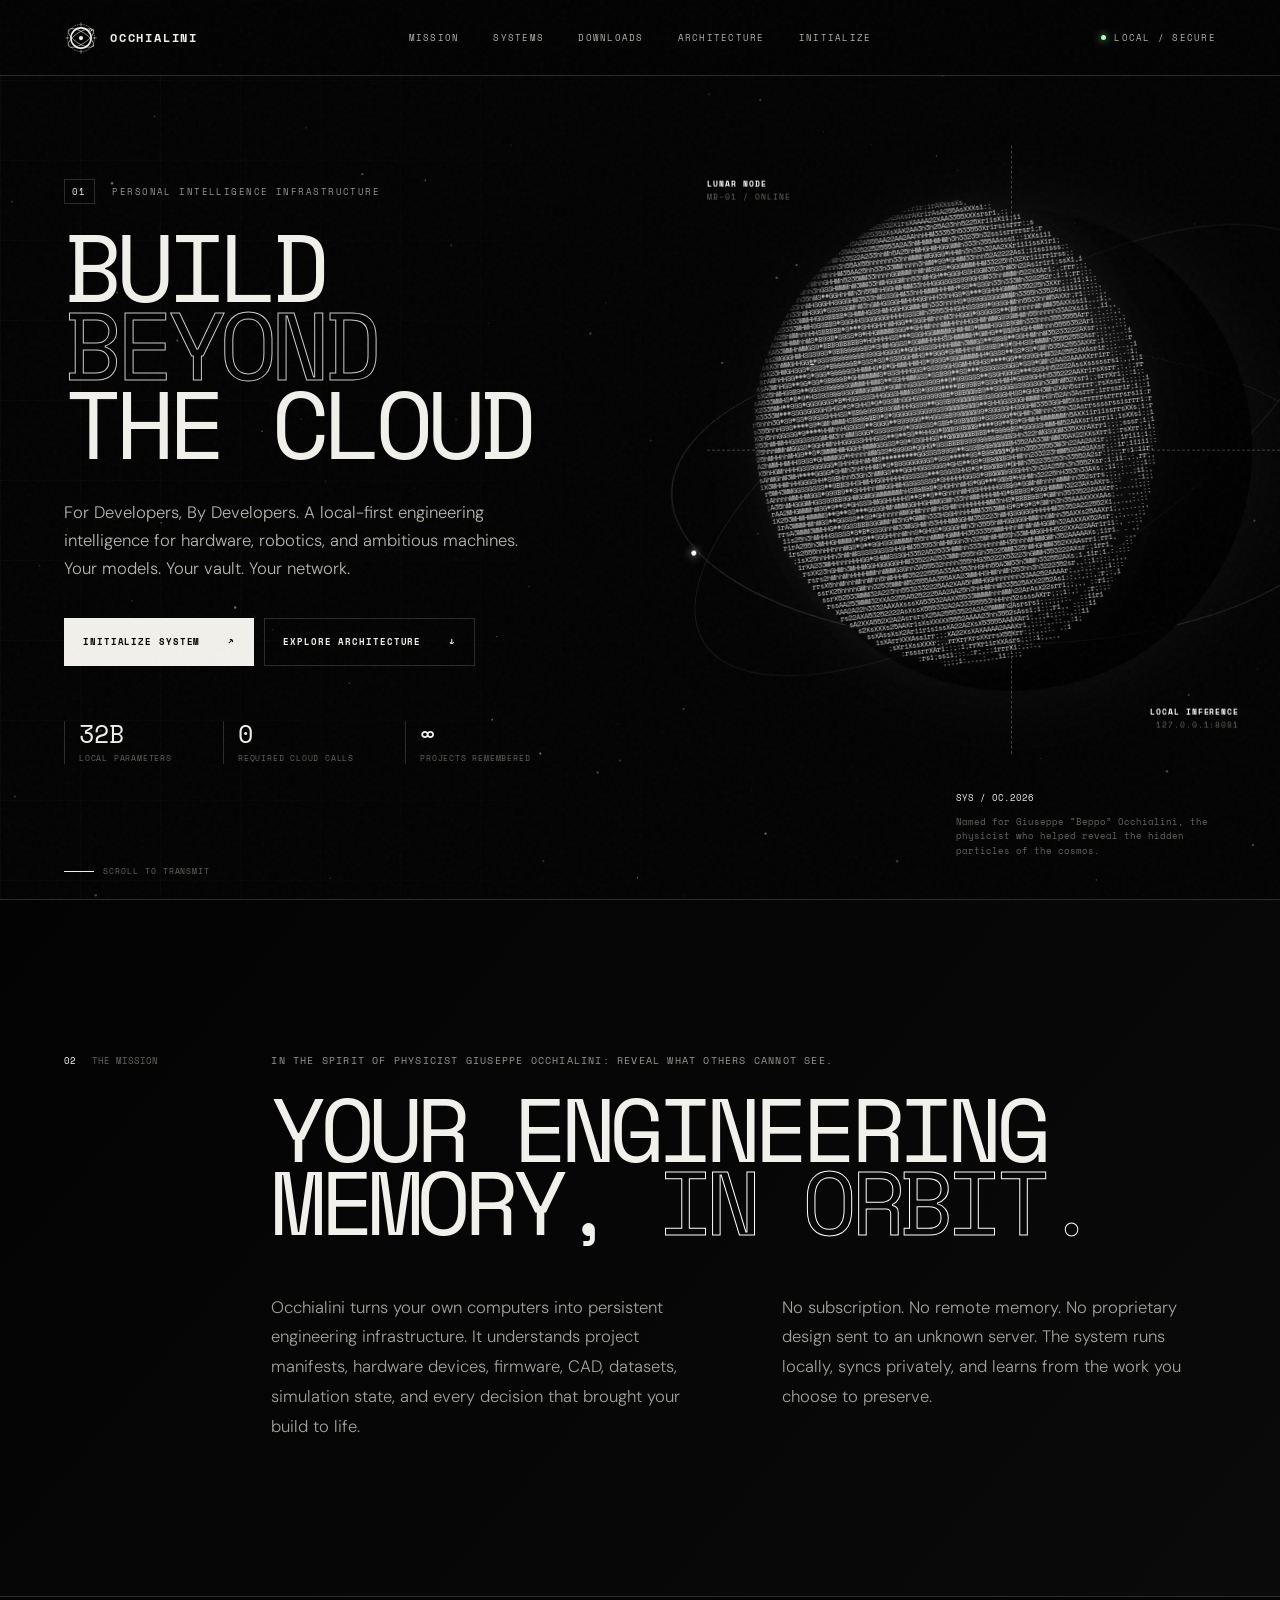
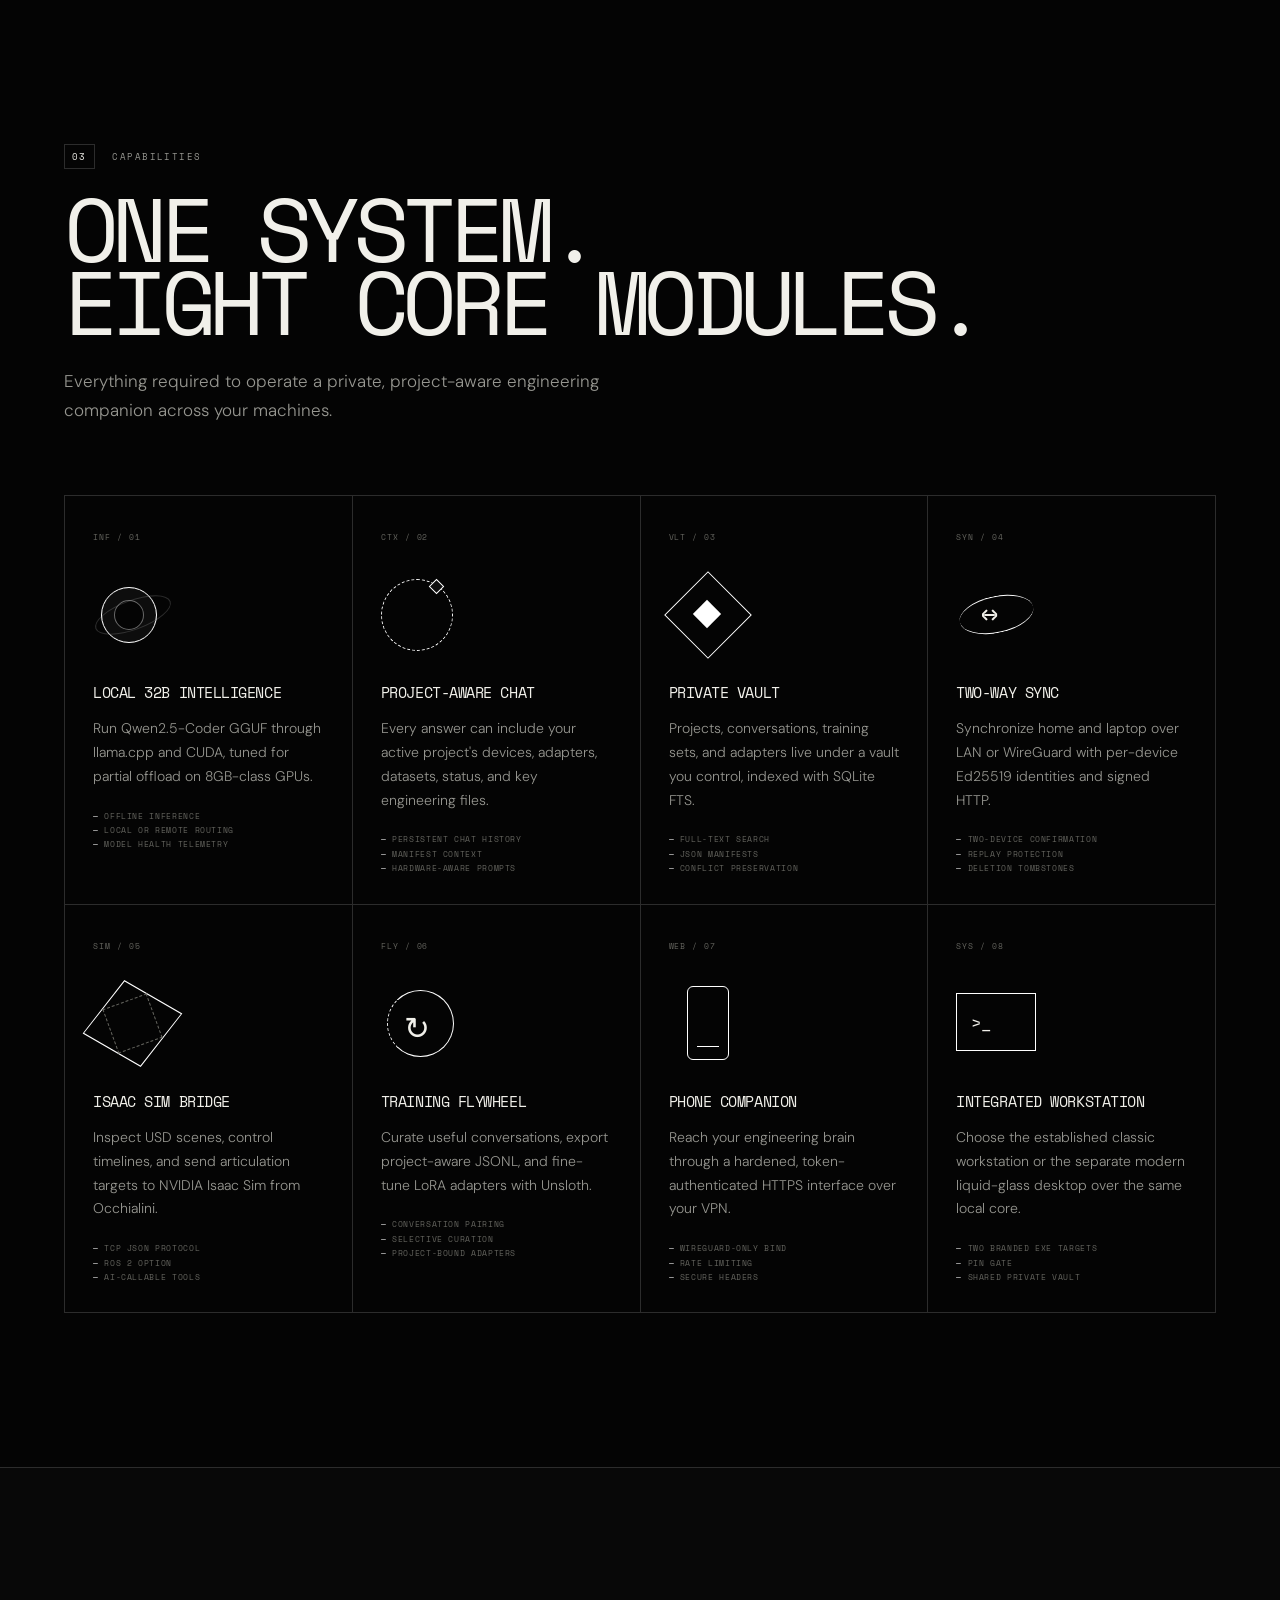
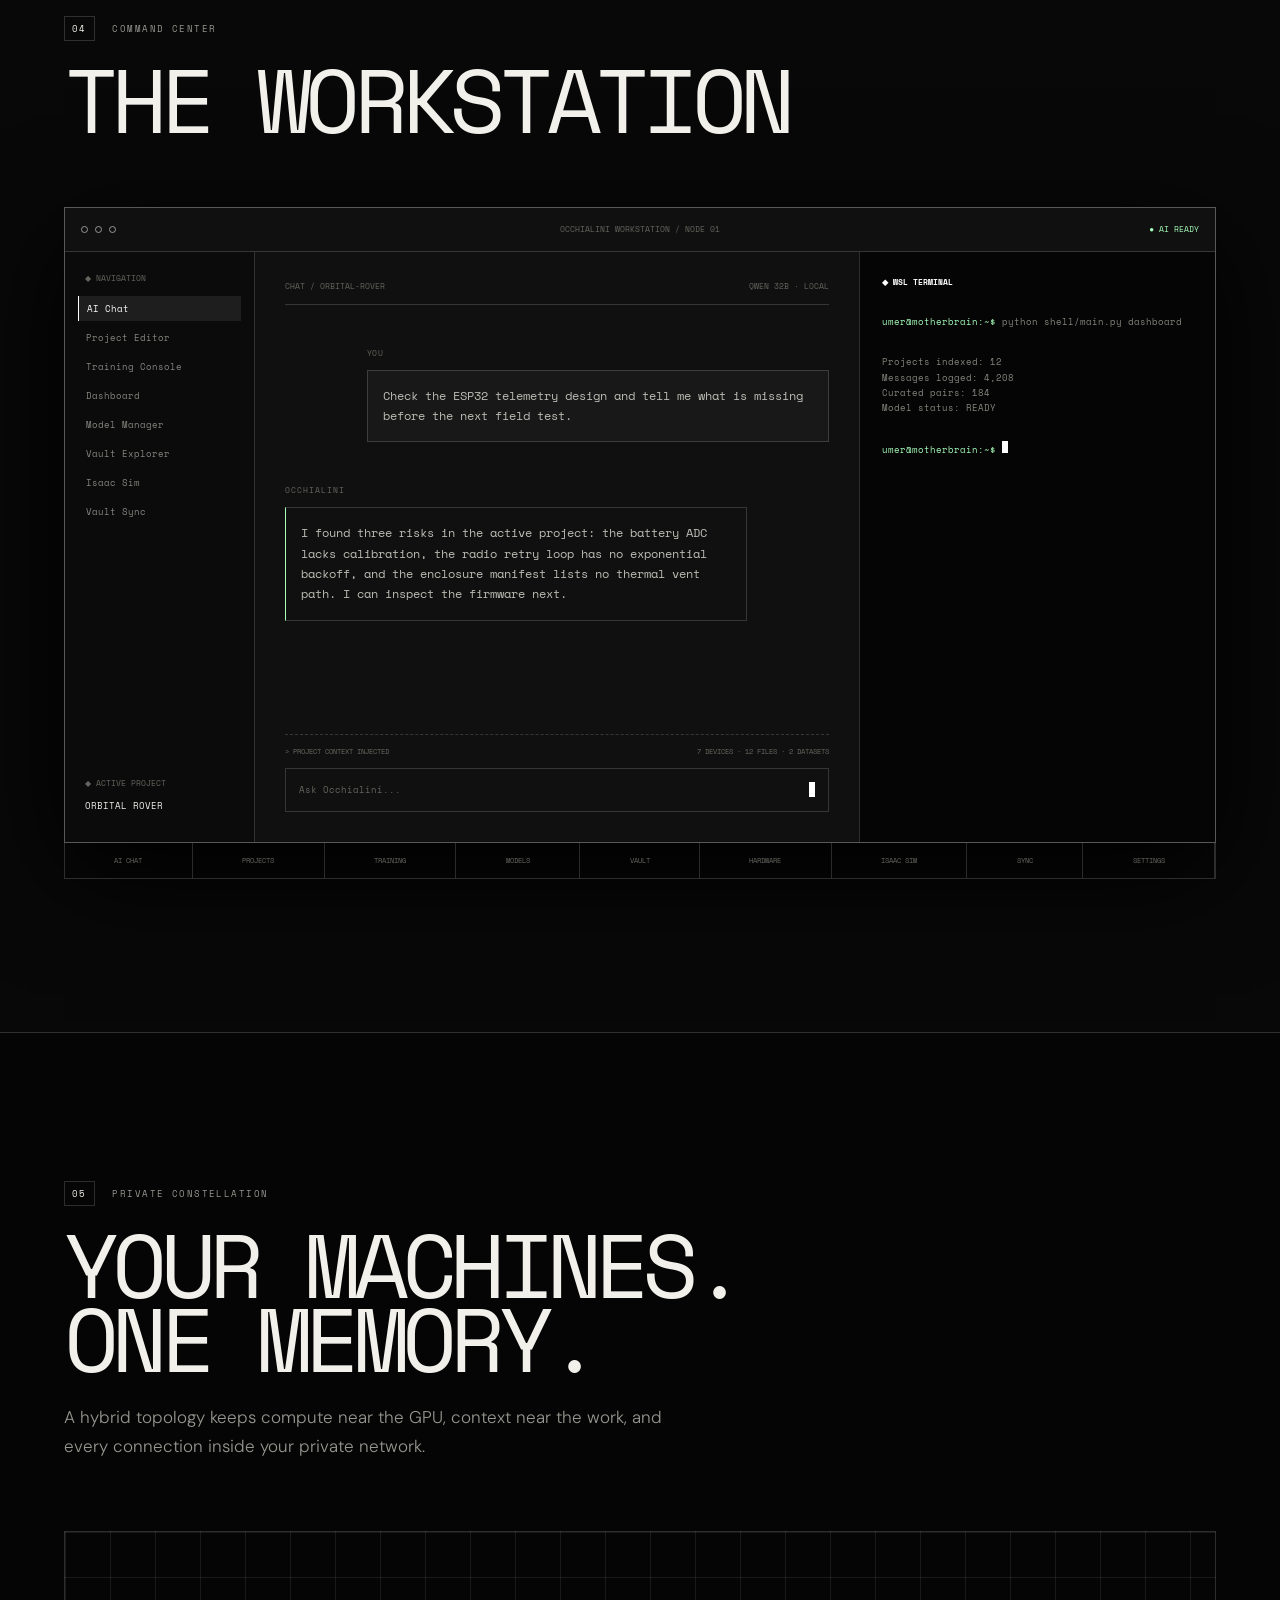
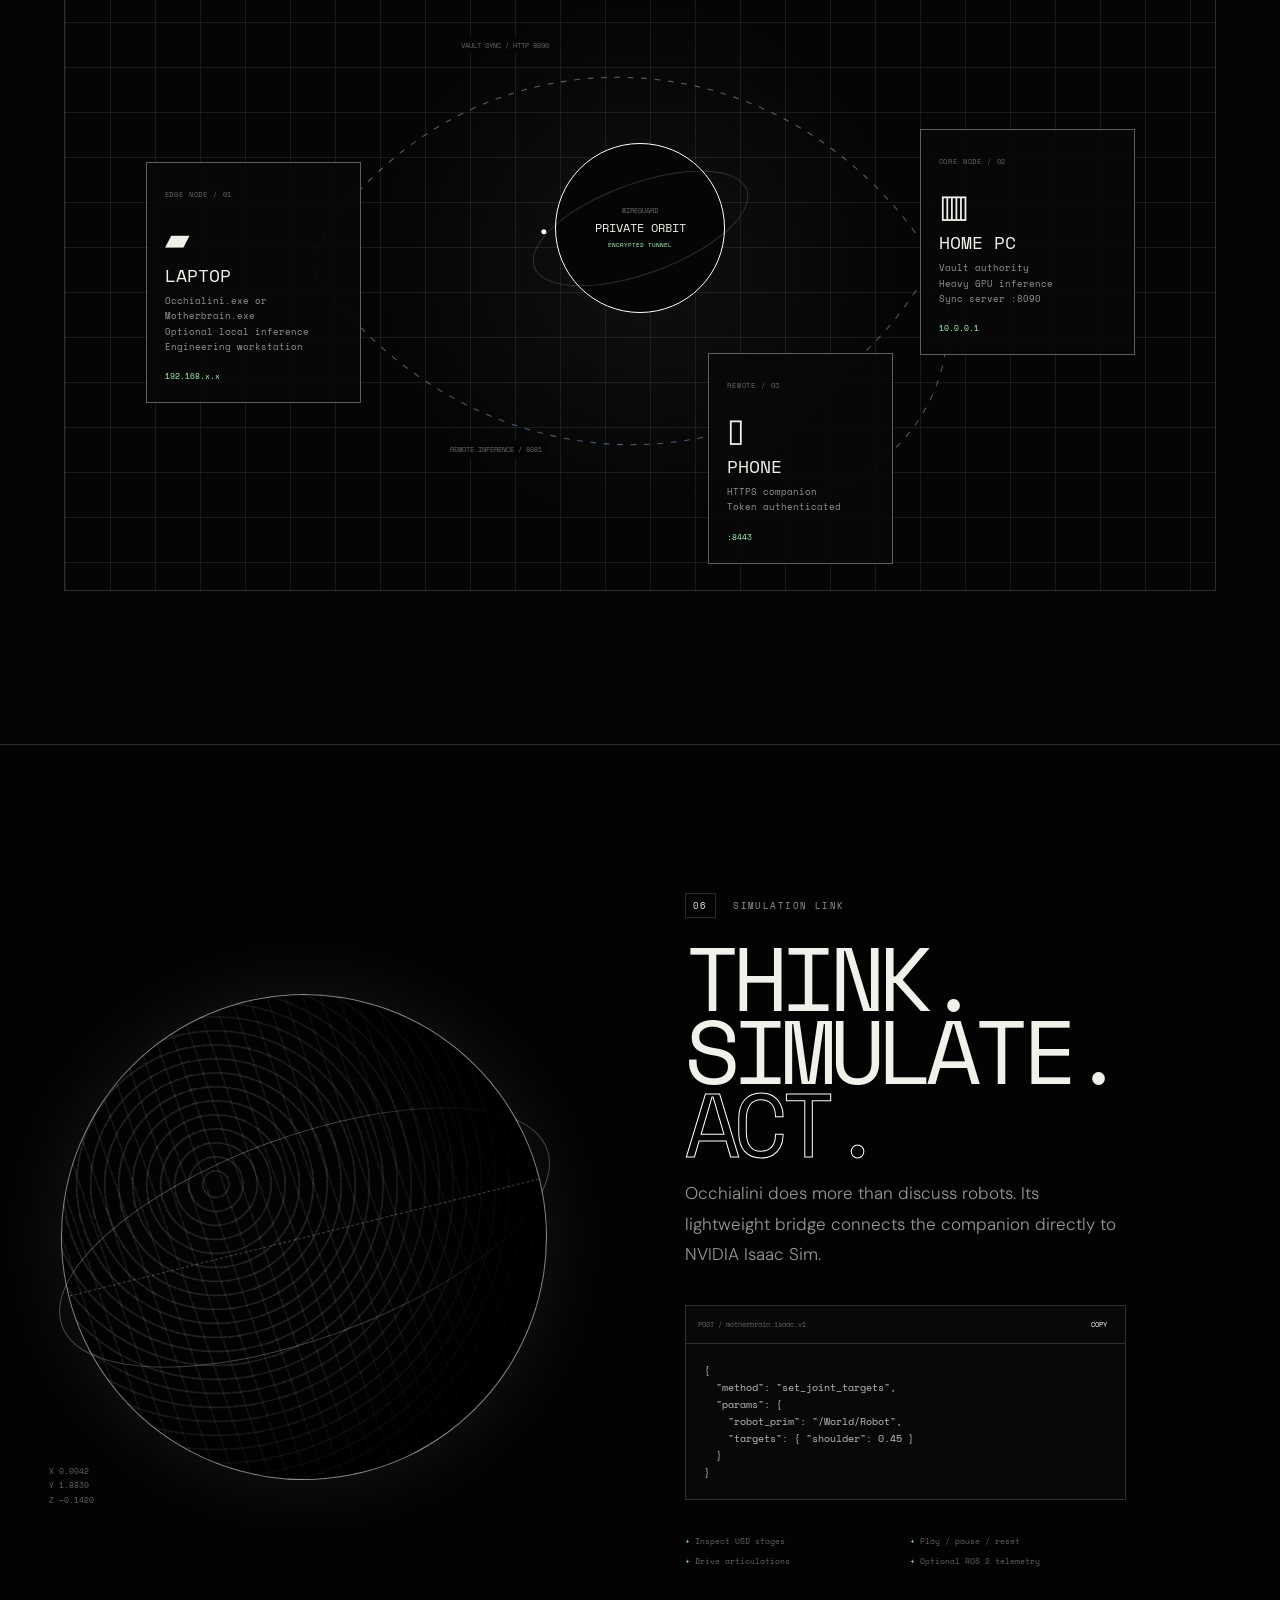
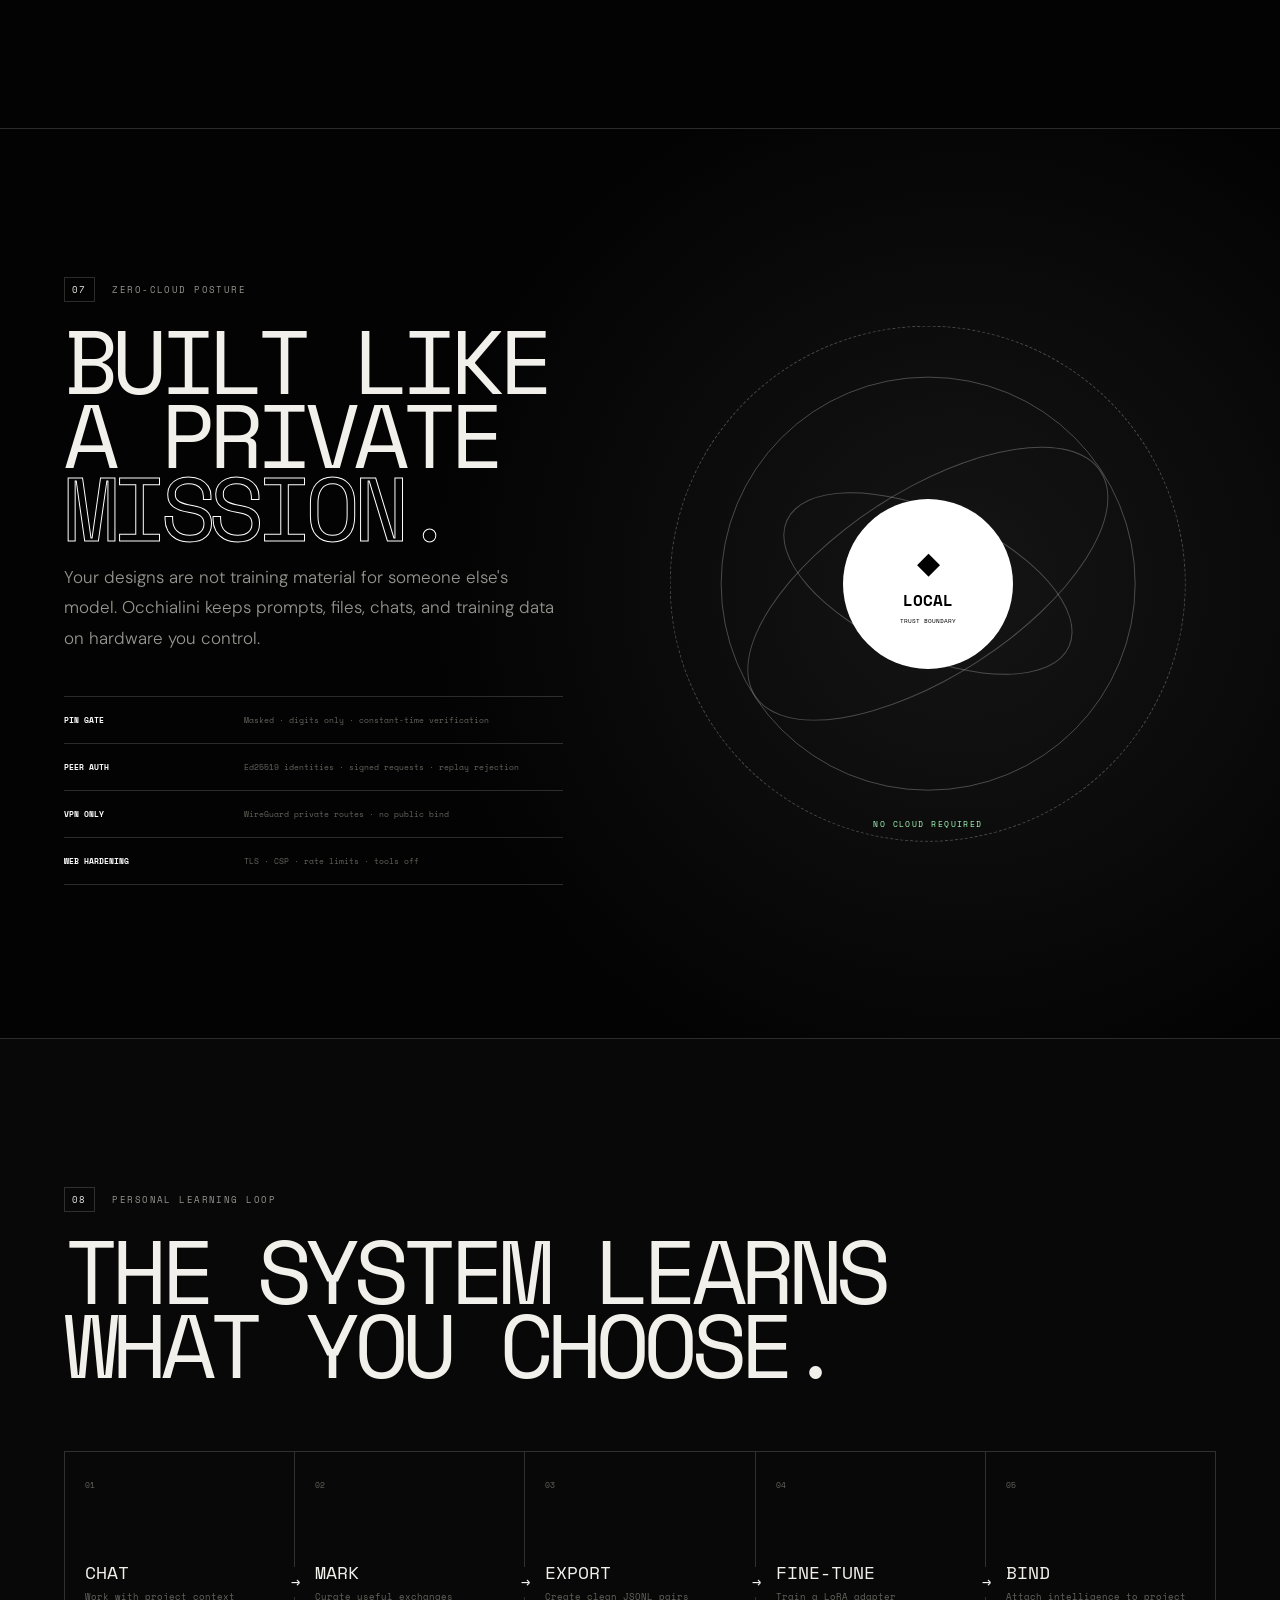
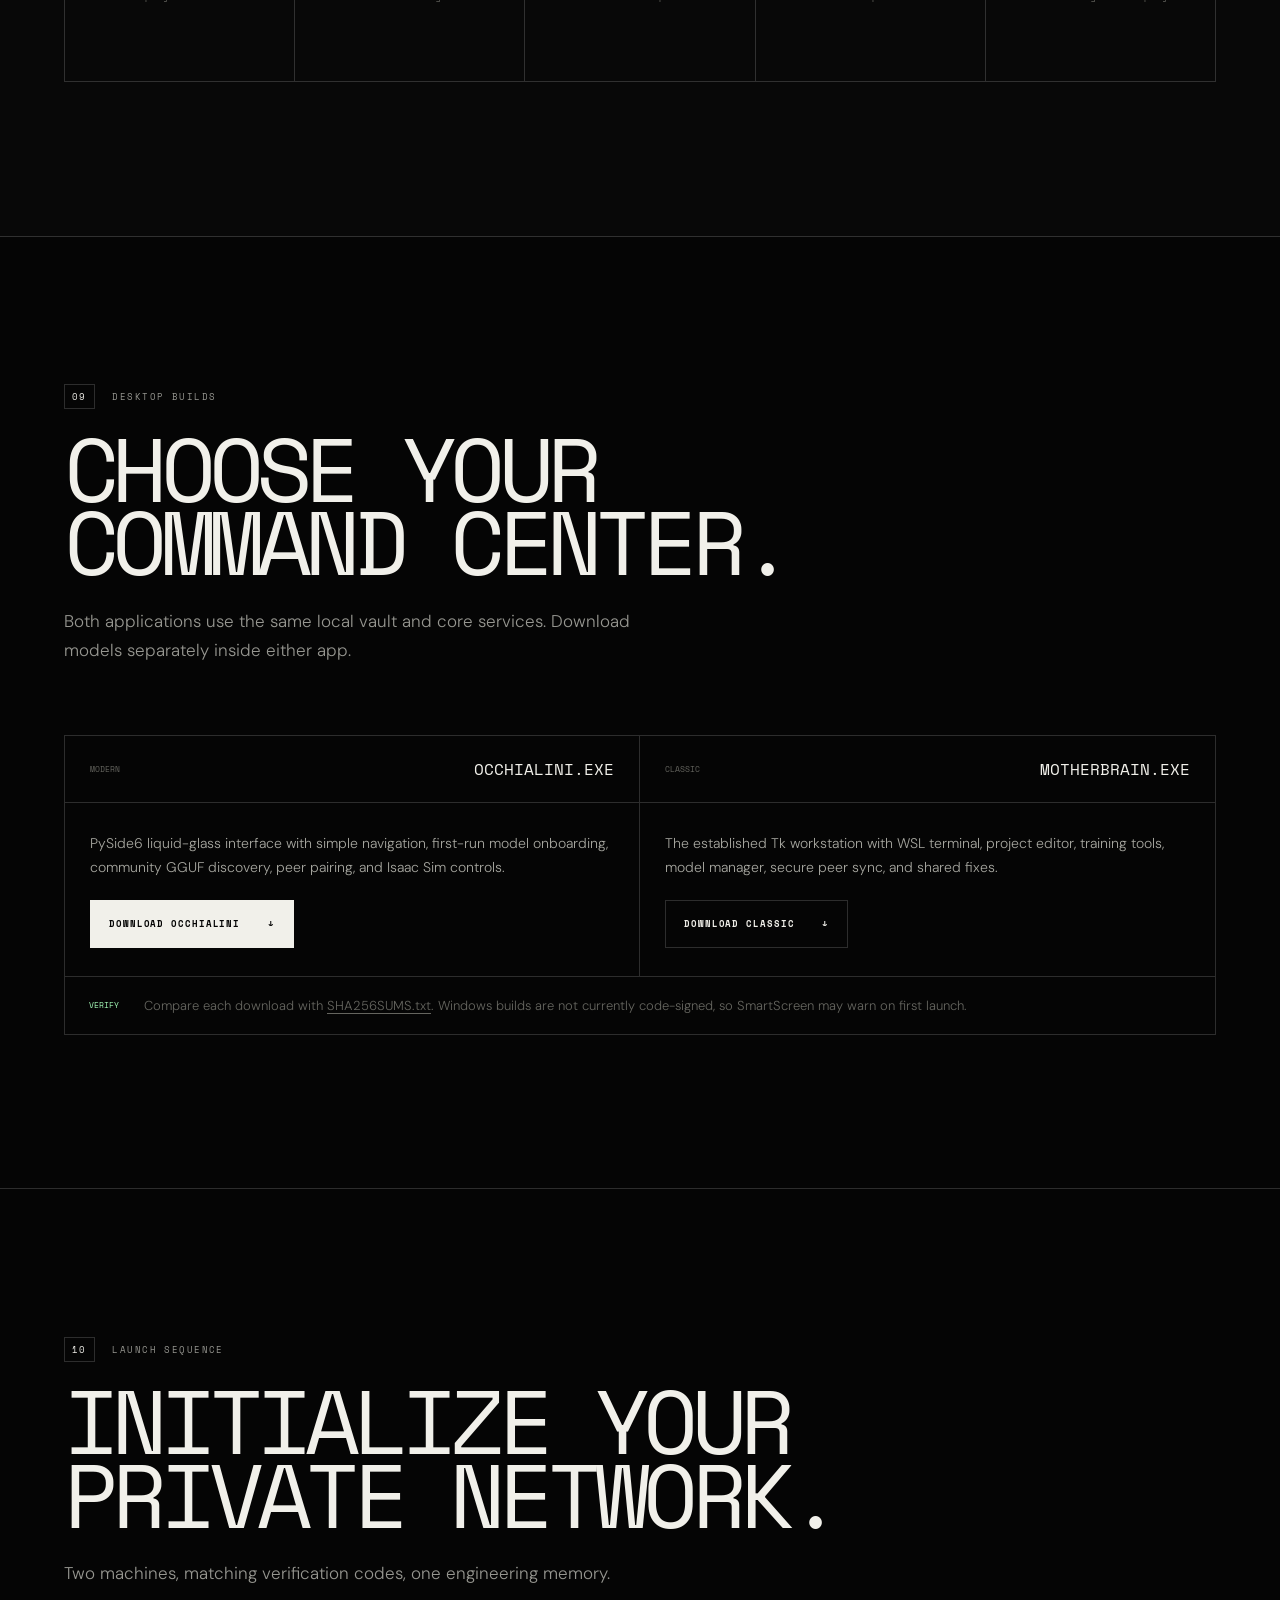
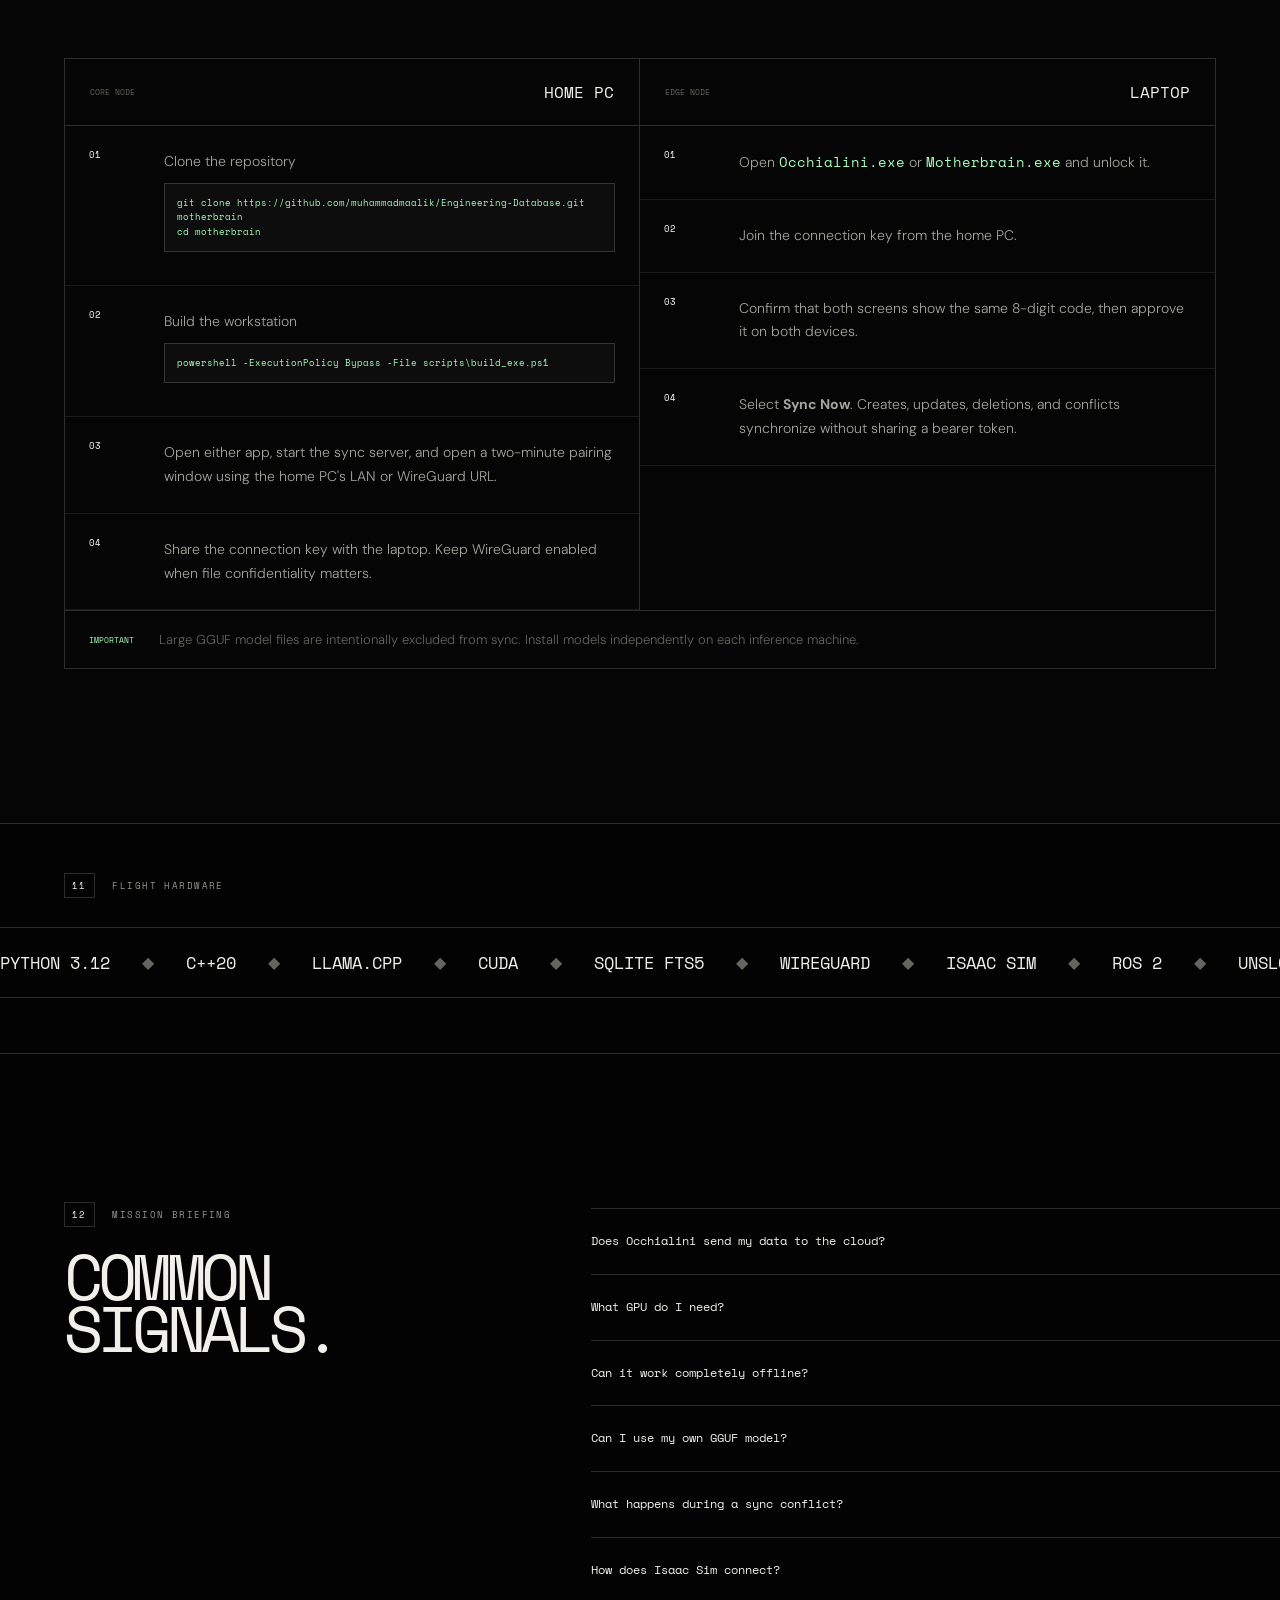
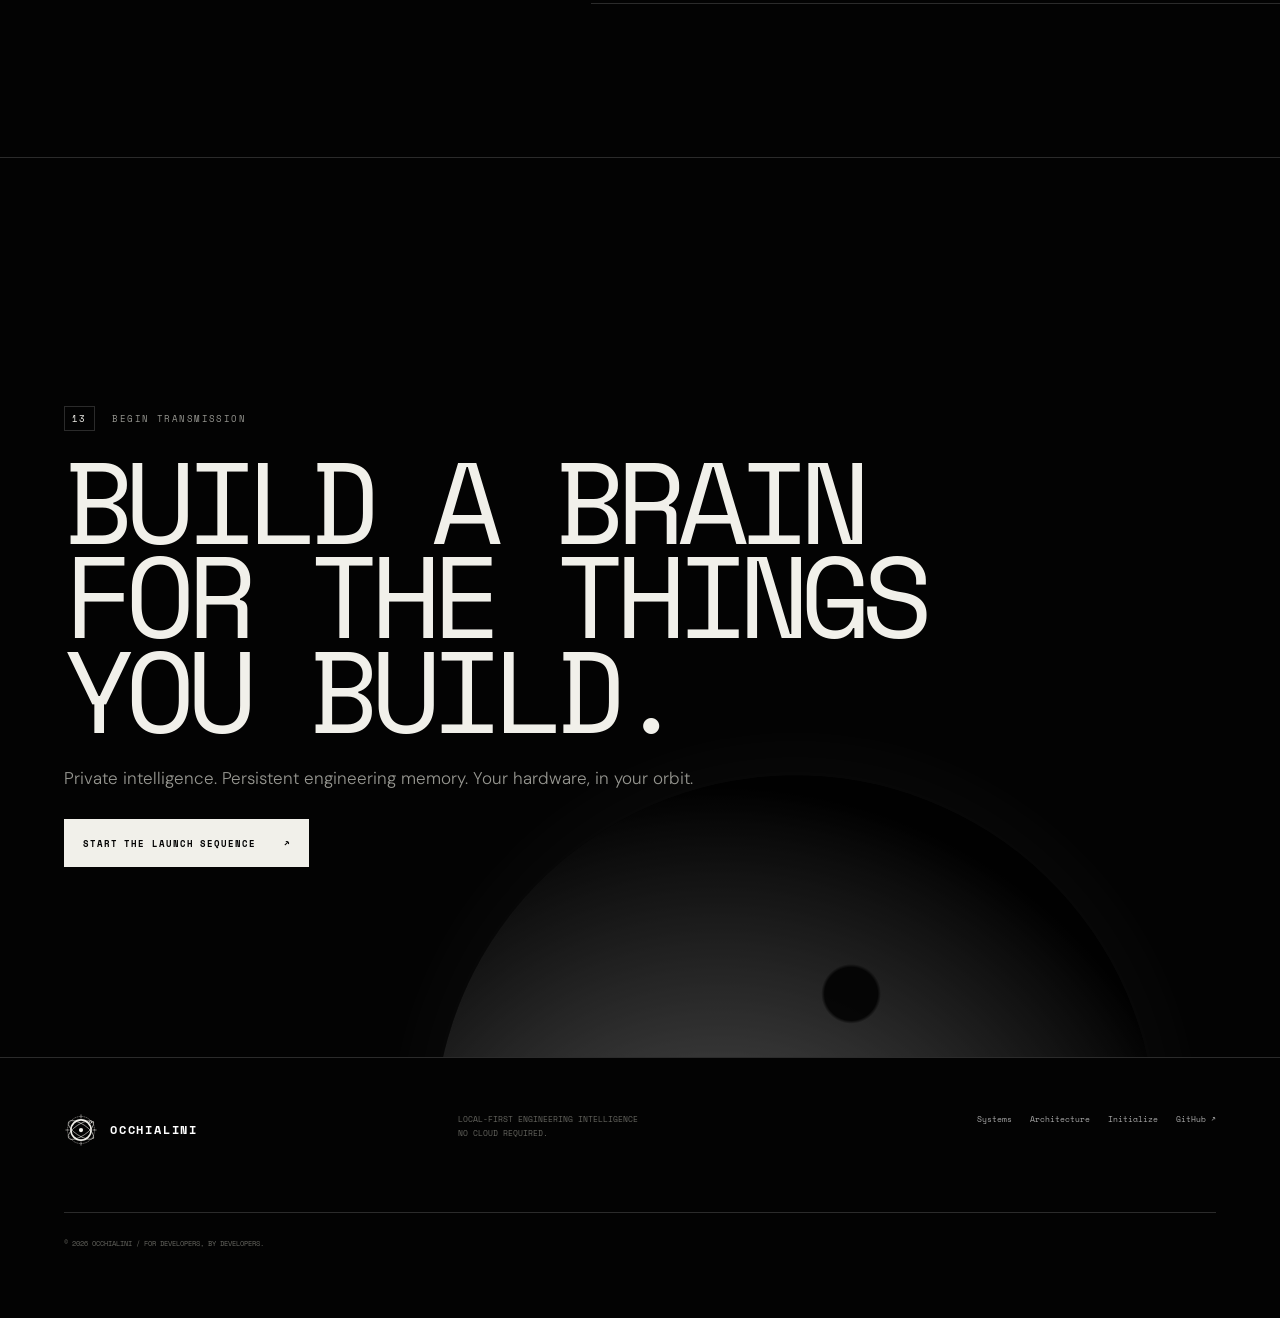
<file: website/index.html>
<!doctype html>
<html lang="en">
<head>
  <meta charset="utf-8">
  <meta name="viewport" content="width=device-width, initial-scale=1">
  <meta name="theme-color" content="#030303">
  <meta name="description" content="Occhialini — a local-first AI engineering companion for hardware, robotics, and simulation.">
  <meta name="application-name" content="Occhialini">
  <title>Occhialini — Local AI for Real-World Engineering</title>
  <link rel="icon" href="favicon.svg" type="image/svg+xml">
  <link rel="preconnect" href="https://fonts.googleapis.com">
  <link rel="preconnect" href="https://fonts.gstatic.com" crossorigin>
  <link href="https://fonts.googleapis.com/css2?family=DM+Sans:wght@300;400;500;600&family=Space+Mono:wght@400;700&display=swap" rel="stylesheet">
  <link rel="stylesheet" href="styles.css">
</head>
<body>
  <canvas id="starfield" aria-hidden="true"></canvas>
  <div class="noise" aria-hidden="true"></div>

  <header class="site-header">
    <a class="brand" href="#top" aria-label="Occhialini home">
      <img class="brand-mark" src="logo.svg" alt="">
      <span>OCCHIALINI</span>
    </a>
    <nav aria-label="Primary navigation">
      <a href="#mission">Mission</a>
      <a href="#systems">Systems</a>
      <a href="#downloads">Downloads</a>
      <a href="#architecture">Architecture</a>
      <a href="#docs">Initialize</a>
    </nav>
    <a class="header-status" href="#security"><i></i> Local / Secure</a>
    <button class="menu-button" aria-label="Open menu" aria-expanded="false"><span></span><span></span></button>
  </header>

  <main id="top">
    <section class="hero">
      <div class="hero-grid" aria-hidden="true"></div>
      <div class="hero-copy reveal">
        <p class="eyebrow"><span>01</span> Personal intelligence infrastructure</p>
        <h1 aria-label="Build beyond the cloud">
          <span>BUILD</span>
          <span>BEYOND</span>
          <span>THE CLOUD</span>
        </h1>
        <p class="hero-lede">For Developers, By Developers. A local-first engineering intelligence for hardware, robotics, and ambitious machines. Your models. Your vault. Your network.</p>
        <div class="hero-actions">
          <a class="button button-light" href="#docs">Initialize system <span>↗</span></a>
          <a class="button button-ghost" href="#architecture">Explore architecture <span>↓</span></a>
        </div>
        <dl class="hero-stats">
          <div><dt>32B</dt><dd>Local parameters</dd></div>
          <div><dt>0</dt><dd>Required cloud calls</dd></div>
          <div><dt>∞</dt><dd>Projects remembered</dd></div>
        </dl>
      </div>

      <div class="lunar-stage" aria-label="Animated ASCII moon">
        <div class="orbit orbit-one"></div>
        <div class="orbit orbit-two"></div>
        <div class="moon-glow"></div>
        <pre class="ascii-moon" aria-hidden="true"></pre>
        <div class="moon-crosshair" aria-hidden="true"><span></span><span></span></div>
        <div class="moon-label moon-label-top"><b>LUNAR NODE</b><span>MB–01 / ONLINE</span></div>
        <div class="moon-label moon-label-bottom"><b>LOCAL INFERENCE</b><span>127.0.0.1:8081</span></div>
      </div>

      <div class="hero-side-note">
        <span>SYS / OC.2026</span>
        <p>Named for Giuseppe “Beppo” Occhialini, the physicist who helped reveal the hidden particles of the cosmos.</p>
      </div>
      <a class="scroll-cue" href="#mission"><span></span> Scroll to transmit</a>
    </section>

    <section class="manifesto section-pad" id="mission">
      <div class="section-index reveal"><span>02</span><p>The mission</p></div>
      <div class="manifesto-copy reveal">
        <p class="kicker">In the spirit of physicist Giuseppe Occhialini: reveal what others cannot see.</p>
        <h2>YOUR ENGINEERING<br>MEMORY, <em>IN ORBIT.</em></h2>
        <div class="split-copy">
          <p>Occhialini turns your own computers into persistent engineering infrastructure. It understands project manifests, hardware devices, firmware, CAD, datasets, simulation state, and every decision that brought your build to life.</p>
          <p>No subscription. No remote memory. No proprietary design sent to an unknown server. The system runs locally, syncs privately, and learns from the work you choose to preserve.</p>
        </div>
      </div>
    </section>

    <section class="capabilities section-pad" id="systems">
      <div class="section-heading reveal">
        <p class="eyebrow"><span>03</span> Capabilities</p>
        <h2>ONE SYSTEM.<br>EIGHT CORE MODULES.</h2>
        <p>Everything required to operate a private, project-aware engineering companion across your machines.</p>
      </div>
      <div class="capability-grid">
        <article class="capability-card reveal">
          <span class="card-code">INF / 01</span><div class="line-icon icon-core"></div>
          <h3>Local 32B Intelligence</h3>
          <p>Run Qwen2.5-Coder GGUF through llama.cpp and CUDA, tuned for partial offload on 8GB-class GPUs.</p>
          <ul><li>Offline inference</li><li>Local or remote routing</li><li>Model health telemetry</li></ul>
        </article>
        <article class="capability-card reveal">
          <span class="card-code">CTX / 02</span><div class="line-icon icon-orbit"></div>
          <h3>Project-Aware Chat</h3>
          <p>Every answer can include your active project's devices, adapters, datasets, status, and key engineering files.</p>
          <ul><li>Persistent chat history</li><li>Manifest context</li><li>Hardware-aware prompts</li></ul>
        </article>
        <article class="capability-card reveal">
          <span class="card-code">VLT / 03</span><div class="line-icon icon-vault"></div>
          <h3>Private Vault</h3>
          <p>Projects, conversations, training sets, and adapters live under a vault you control, indexed with SQLite FTS.</p>
          <ul><li>Full-text search</li><li>JSON manifests</li><li>Conflict preservation</li></ul>
        </article>
        <article class="capability-card reveal">
          <span class="card-code">SYN / 04</span><div class="line-icon icon-sync"></div>
          <h3>Two-Way Sync</h3>
          <p>Synchronize home and laptop over LAN or WireGuard with per-device Ed25519 identities and signed HTTP.</p>
          <ul><li>Two-device confirmation</li><li>Replay protection</li><li>Deletion tombstones</li></ul>
        </article>
        <article class="capability-card reveal">
          <span class="card-code">SIM / 05</span><div class="line-icon icon-sim"></div>
          <h3>Isaac Sim Bridge</h3>
          <p>Inspect USD scenes, control timelines, and send articulation targets to NVIDIA Isaac Sim from Occhialini.</p>
          <ul><li>TCP JSON protocol</li><li>ROS 2 option</li><li>AI-callable tools</li></ul>
        </article>
        <article class="capability-card reveal">
          <span class="card-code">FLY / 06</span><div class="line-icon icon-loop"></div>
          <h3>Training Flywheel</h3>
          <p>Curate useful conversations, export project-aware JSONL, and fine-tune LoRA adapters with Unsloth.</p>
          <ul><li>Conversation pairing</li><li>Selective curation</li><li>Project-bound adapters</li></ul>
        </article>
        <article class="capability-card reveal">
          <span class="card-code">WEB / 07</span><div class="line-icon icon-phone"></div>
          <h3>Phone Companion</h3>
          <p>Reach your engineering brain through a hardened, token-authenticated HTTPS interface over your VPN.</p>
          <ul><li>WireGuard-only bind</li><li>Rate limiting</li><li>Secure headers</li></ul>
        </article>
        <article class="capability-card reveal">
          <span class="card-code">SYS / 08</span><div class="line-icon icon-terminal"></div>
          <h3>Integrated Workstation</h3>
          <p>Choose the established classic workstation or the separate modern liquid-glass desktop over the same local core.</p>
          <ul><li>Two branded EXE targets</li><li>PIN gate</li><li>Shared private vault</li></ul>
        </article>
      </div>
    </section>

    <section class="workstation section-pad">
      <div class="section-heading reveal">
        <p class="eyebrow"><span>04</span> Command center</p>
        <h2>THE WORKSTATION</h2>
      </div>
      <div class="workstation-window reveal">
        <div class="window-bar">
          <div><i></i><i></i><i></i></div>
          <span>OCCHIALINI WORKSTATION / NODE 01</span>
          <span class="online">● AI READY</span>
        </div>
        <div class="window-body">
          <aside>
            <b>◆ NAVIGATION</b>
            <a class="active">AI Chat</a><a>Project Editor</a><a>Training Console</a><a>Dashboard</a><a>Model Manager</a><a>Vault Explorer</a><a>Isaac Sim</a><a>Vault Sync</a>
            <small>◆ ACTIVE PROJECT</small><strong>ORBITAL ROVER</strong>
          </aside>
          <div class="terminal-demo">
            <div class="terminal-meta"><span>CHAT / ORBITAL-ROVER</span><span>QWEN 32B · LOCAL</span></div>
            <div class="chat-line user"><b>YOU</b><p>Check the ESP32 telemetry design and tell me what is missing before the next field test.</p></div>
            <div class="chat-line ai"><b>OCCHIALINI</b><p>I found three risks in the active project: the battery ADC lacks calibration, the radio retry loop has no exponential backoff, and the enclosure manifest lists no thermal vent path. I can inspect the firmware next.</p></div>
            <div class="tool-line"><span>&gt; PROJECT CONTEXT INJECTED</span><span>7 DEVICES · 12 FILES · 2 DATASETS</span></div>
            <div class="prompt-line"><span>Ask Occhialini...</span><i></i></div>
          </div>
          <div class="wsl-demo">
            <b>◆ WSL TERMINAL</b>
            <p><span>umer@motherbrain:~$</span> python shell/main.py dashboard</p>
            <p>Projects indexed: 12<br>Messages logged: 4,208<br>Curated pairs: 184<br>Model status: READY</p>
            <p><span>umer@motherbrain:~$</span> <i class="cursor"></i></p>
          </div>
        </div>
      </div>
      <div class="module-strip reveal">
        <span>AI CHAT</span><span>PROJECTS</span><span>TRAINING</span><span>MODELS</span><span>VAULT</span><span>HARDWARE</span><span>ISAAC SIM</span><span>SYNC</span><span>SETTINGS</span>
      </div>
    </section>

    <section class="architecture section-pad" id="architecture">
      <div class="section-heading reveal">
        <p class="eyebrow"><span>05</span> Private constellation</p>
        <h2>YOUR MACHINES.<br>ONE MEMORY.</h2>
        <p>A hybrid topology keeps compute near the GPU, context near the work, and every connection inside your private network.</p>
      </div>
      <div class="architecture-map reveal">
        <svg class="connection-lines" viewBox="0 0 1200 600" preserveAspectRatio="none" aria-hidden="true">
          <path class="path path-a" d="M260,290 C410,80 740,80 900,290"/>
          <path class="path path-b" d="M260,310 C430,520 760,520 900,310"/>
          <path class="path path-c" d="M920,340 C930,430 860,500 760,520"/>
        </svg>
        <article class="node node-laptop"><span>EDGE NODE / 01</span><div class="node-icon">▰</div><h3>LAPTOP</h3><p>Occhialini.exe or Motherbrain.exe<br>Optional local inference<br>Engineering workstation</p><b>192.168.x.x</b></article>
        <div class="network-core"><div class="core-ring"></div><span>WIREGUARD</span><b>PRIVATE ORBIT</b><small>ENCRYPTED TUNNEL</small></div>
        <article class="node node-home"><span>CORE NODE / 02</span><div class="node-icon">▥</div><h3>HOME PC</h3><p>Vault authority<br>Heavy GPU inference<br>Sync server :8090</p><b>10.0.0.1</b></article>
        <article class="node node-phone"><span>REMOTE / 03</span><div class="node-icon">▯</div><h3>PHONE</h3><p>HTTPS companion<br>Token authenticated</p><b>:8443</b></article>
        <div class="route-label route-a">VAULT SYNC / HTTP 8090</div>
        <div class="route-label route-b">REMOTE INFERENCE / 8081</div>
      </div>
    </section>

    <section class="simulation section-pad" id="simulation">
      <div class="sim-visual reveal">
        <div class="planet-rings"></div>
        <div class="wire-planet"><span></span></div>
        <div class="sim-coordinates">X 0.0042<br>Y 1.8830<br>Z −0.1420</div>
      </div>
      <div class="sim-copy reveal">
        <p class="eyebrow"><span>06</span> Simulation link</p>
        <h2>THINK.<br>SIMULATE.<br><em>ACT.</em></h2>
        <p>Occhialini does more than discuss robots. Its lightweight bridge connects the companion directly to NVIDIA Isaac Sim.</p>
        <div class="protocol">
          <div><span>POST / motherbrain.isaac.v1</span><button class="copy-button" data-copy='{"method":"set_joint_targets","params":{"robot_prim":"/World/Robot","targets":{"shoulder":0.45}}}'>COPY</button></div>
          <pre><code>{
  "method": "set_joint_targets",
  "params": {
    "robot_prim": "/World/Robot",
    "targets": { "shoulder": 0.45 }
  }
}</code></pre>
        </div>
        <ul class="method-list"><li>Inspect USD stages</li><li>Play / pause / reset</li><li>Drive articulations</li><li>Optional ROS 2 telemetry</li></ul>
      </div>
    </section>

    <section class="security section-pad" id="security">
      <div class="security-copy reveal">
        <p class="eyebrow"><span>07</span> Zero-cloud posture</p>
        <h2>BUILT LIKE<br>A PRIVATE<br><em>MISSION.</em></h2>
        <p>Your designs are not training material for someone else's model. Occhialini keeps prompts, files, chats, and training data on hardware you control.</p>
        <div class="security-facts">
          <div><b>PIN GATE</b><span>Masked · digits only · constant-time verification</span></div>
          <div><b>PEER AUTH</b><span>Ed25519 identities · signed requests · replay rejection</span></div>
          <div><b>VPN ONLY</b><span>WireGuard private routes · no public bind</span></div>
          <div><b>WEB HARDENING</b><span>TLS · CSP · rate limits · tools off</span></div>
        </div>
      </div>
      <div class="security-vault reveal">
        <div class="vault-orbits"><i></i><i></i><i></i></div>
        <div class="vault-center"><span>◆</span><b>LOCAL</b><small>TRUST BOUNDARY</small></div>
        <p>NO CLOUD REQUIRED</p>
      </div>
    </section>

    <section class="flywheel section-pad">
      <div class="section-heading reveal">
        <p class="eyebrow"><span>08</span> Personal learning loop</p>
        <h2>THE SYSTEM LEARNS<br>WHAT YOU CHOOSE.</h2>
      </div>
      <ol class="flywheel-track">
        <li class="reveal"><span>01</span><div>CHAT</div><p>Work with project context</p></li>
        <li class="reveal"><span>02</span><div>MARK</div><p>Curate useful exchanges</p></li>
        <li class="reveal"><span>03</span><div>EXPORT</div><p>Create clean JSONL pairs</p></li>
        <li class="reveal"><span>04</span><div>FINE-TUNE</div><p>Train a LoRA adapter</p></li>
        <li class="reveal"><span>05</span><div>BIND</div><p>Attach intelligence to project</p></li>
      </ol>
    </section>

    <section class="docs section-pad" id="downloads">
      <div class="section-heading reveal">
        <p class="eyebrow"><span>09</span> Desktop builds</p>
        <h2>CHOOSE YOUR<br>COMMAND CENTER.</h2>
        <p>Both applications use the same local vault and core services. Download models separately inside either app.</p>
      </div>
      <div class="setup-grid">
        <article class="setup-panel reveal">
          <header><span>MODERN</span><b>OCCHIALINI.EXE</b></header>
          <p>PySide6 liquid-glass interface with simple navigation, first-run model onboarding, community GGUF discovery, peer pairing, and Isaac Sim controls.</p>
          <a class="button button-light" href="https://github.com/muhammadmaalik/Engineering-Database/releases/latest/download/Occhialini.exe">Download Occhialini <span>↓</span></a>
        </article>
        <article class="setup-panel reveal">
          <header><span>CLASSIC</span><b>MOTHERBRAIN.EXE</b></header>
          <p>The established Tk workstation with WSL terminal, project editor, training tools, model manager, secure peer sync, and shared fixes.</p>
          <a class="button button-ghost" href="https://github.com/muhammadmaalik/Engineering-Database/releases/latest/download/Motherbrain.exe">Download Classic <span>↓</span></a>
        </article>
      </div>
      <div class="sync-note reveal"><span>VERIFY</span><p>Compare each download with <a href="https://github.com/muhammadmaalik/Engineering-Database/releases/latest/download/SHA256SUMS.txt">SHA256SUMS.txt</a>. Windows builds are not currently code-signed, so SmartScreen may warn on first launch.</p></div>
    </section>

    <section class="docs section-pad" id="docs">
      <div class="section-heading reveal">
        <p class="eyebrow"><span>10</span> Launch sequence</p>
        <h2>INITIALIZE YOUR<br>PRIVATE NETWORK.</h2>
        <p>Two machines, matching verification codes, one engineering memory.</p>
      </div>
      <div class="setup-grid">
        <article class="setup-panel reveal">
          <header><span>CORE NODE</span><b>HOME PC</b></header>
          <ol><li><b>01</b><div>Clone the repository<pre><code>git clone https://github.com/muhammadmaalik/Engineering-Database.git motherbrain
cd motherbrain</code></pre></div></li>
            <li><b>02</b><div>Build the workstation<pre><code>powershell -ExecutionPolicy Bypass -File scripts\build_exe.ps1</code></pre></div></li>
            <li><b>03</b><div>Open either app, start the sync server, and open a two-minute pairing window using the home PC's LAN or WireGuard URL.</div></li>
            <li><b>04</b><div>Share the connection key with the laptop. Keep WireGuard enabled when file confidentiality matters.</div></li></ol>
        </article>
        <article class="setup-panel reveal">
          <header><span>EDGE NODE</span><b>LAPTOP</b></header>
          <ol><li><b>01</b><div>Open <code>Occhialini.exe</code> or <code>Motherbrain.exe</code> and unlock it.</div></li>
            <li><b>02</b><div>Join the connection key from the home PC.</div></li>
            <li><b>03</b><div>Confirm that both screens show the same 8-digit code, then approve it on both devices.</div></li>
            <li><b>04</b><div>Select <strong>Sync Now</strong>. Creates, updates, deletions, and conflicts synchronize without sharing a bearer token.</div></li></ol>
        </article>
      </div>
      <div class="sync-note reveal"><span>IMPORTANT</span><p>Large GGUF model files are intentionally excluded from sync. Install models independently on each inference machine.</p></div>
    </section>

    <section class="stack section-pad">
      <p class="eyebrow reveal"><span>11</span> Flight hardware</p>
      <div class="stack-marquee" aria-label="Technology stack"><div>
        <span>PYTHON 3.12</span><i>◆</i><span>C++20</span><i>◆</i><span>LLAMA.CPP</span><i>◆</i><span>CUDA</span><i>◆</i><span>SQLITE FTS5</span><i>◆</i><span>WIREGUARD</span><i>◆</i><span>ISAAC SIM</span><i>◆</i><span>ROS 2</span><i>◆</i><span>UNSLOTH</span><i>◆</i>
      </div></div>
    </section>

    <section class="faq section-pad">
      <div class="section-heading reveal">
        <p class="eyebrow"><span>12</span> Mission briefing</p>
        <h2>COMMON SIGNALS.</h2>
      </div>
      <div class="faq-list">
        <details class="reveal"><summary>Does Occhialini send my data to the cloud?<span>+</span></summary><p>No. Inference, vault storage, chat history, and training data stay on your machines. Private remote access is designed around WireGuard.</p></details>
        <details class="reveal"><summary>What GPU do I need?<span>+</span></summary><p>No model is installed automatically. The catalog gives hardware-fit guidance; smaller GGUF models can use CPU or modest GPUs, while larger models benefit from partial offload and more RAM/VRAM.</p></details>
        <details class="reveal"><summary>Can it work completely offline?<span>+</span></summary><p>Yes. Once your model and dependencies are installed, local inference and the desktop vault do not need an internet connection.</p></details>
        <details class="reveal"><summary>Can I use my own GGUF model?<span>+</span></summary><p>Yes. The model manager and configuration support selecting local GGUF files served through llama.cpp.</p></details>
        <details class="reveal"><summary>What happens during a sync conflict?<span>+</span></summary><p>Occhialini does not silently discard either copy. Near-equal timestamp conflicts are preserved as timestamped conflict files for review.</p></details>
        <details class="reveal"><summary>How does Isaac Sim connect?<span>+</span></summary><p>A small Python bridge inside Isaac Sim exposes a versioned local TCP JSON-line protocol. Occhialini can inspect scenes, control simulation time, and set joint targets.</p></details>
      </div>
    </section>

    <section class="final-cta">
      <div class="final-moon" aria-hidden="true"></div>
      <div class="reveal">
        <p class="eyebrow"><span>13</span> Begin transmission</p>
        <h2>BUILD A BRAIN<br>FOR THE THINGS<br>YOU BUILD.</h2>
        <p>Private intelligence. Persistent engineering memory. Your hardware, in your orbit.</p>
        <a class="button button-light" href="#docs">Start the launch sequence <span>↗</span></a>
      </div>
    </section>
  </main>

  <footer>
    <a class="brand" href="#top"><img class="brand-mark" src="logo.svg" alt=""><span>OCCHIALINI</span></a>
    <p>LOCAL-FIRST ENGINEERING INTELLIGENCE<br>NO CLOUD REQUIRED.</p>
    <div><a href="#systems">Systems</a><a href="#architecture">Architecture</a><a href="#docs">Initialize</a><a href="https://github.com/muhammadmaalik/Engineering-Database">GitHub ↗</a></div>
    <small>© 2026 OCCHIALINI / FOR DEVELOPERS, BY DEVELOPERS.</small>
  </footer>

  <script src="script.js"></script>
</body>
</html>
</file>
<file: website/styles.css>
:root {
  --black: #030303;
  --ink: #080808;
  --panel: #0d0d0d;
  --line: rgba(255,255,255,.16);
  --line-soft: rgba(255,255,255,.08);
  --white: #f1f0ea;
  --muted: #969690;
  --dim: #65655f;
  --green: #a7ffbb;
  --blue: #8fc7ff;
  --mono: "Space Mono", Consolas, monospace;
  --sans: "DM Sans", Arial, sans-serif;
  --pad: clamp(24px, 5vw, 80px);
}

* { box-sizing: border-box; }
html { scroll-behavior: smooth; background: var(--black); }
body {
  margin: 0;
  color: var(--white);
  background: var(--black);
  font-family: var(--sans);
  font-weight: 300;
  overflow-x: hidden;
}
::selection { background: var(--white); color: var(--black); }
a { color: inherit; text-decoration: none; }
button { font: inherit; }
code, pre { font-family: var(--mono); }

#starfield {
  position: fixed;
  inset: 0;
  width: 100%;
  height: 100%;
  pointer-events: none;
  z-index: 0;
  opacity: .8;
}
.noise {
  position: fixed;
  inset: 0;
  pointer-events: none;
  z-index: 20;
  opacity: .035;
  background-image: url("data:image/svg+xml,%3Csvg viewBox='0 0 220 220' xmlns='http://www.w3.org/2000/svg'%3E%3Cfilter id='n'%3E%3CfeTurbulence type='fractalNoise' baseFrequency='.95' numOctaves='3' stitchTiles='stitch'/%3E%3C/filter%3E%3Crect width='100%25' height='100%25' filter='url(%23n)' opacity='.75'/%3E%3C/svg%3E");
}

.site-header {
  position: fixed;
  top: 0;
  left: 0;
  width: 100%;
  height: 76px;
  padding: 0 var(--pad);
  border-bottom: 1px solid var(--line);
  background: rgba(3,3,3,.74);
  backdrop-filter: blur(18px);
  z-index: 15;
  display: grid;
  grid-template-columns: 1fr auto 1fr;
  align-items: center;
}
.brand { display: flex; align-items: center; gap: 12px; font: 700 12px/1 var(--mono); letter-spacing: .15em; }
.brand-mark {
  width: 34px;
  height: 34px;
  display: block;
  object-fit: contain;
}
.site-header nav { display: flex; align-items: center; gap: 34px; }
.site-header nav a, .header-status {
  font: 400 9px/1 var(--mono);
  letter-spacing: .14em;
  text-transform: uppercase;
  color: #b4b4ae;
  transition: color .25s;
}
.site-header nav a:hover { color: #fff; }
.header-status { justify-self: end; display: flex; align-items: center; gap: 8px; }
.header-status i { width: 5px; height: 5px; border-radius: 50%; background: var(--green); box-shadow: 0 0 8px var(--green); }
.menu-button { display: none; border: 0; background: transparent; color: white; }

main, footer { position: relative; z-index: 1; }
.hero {
  min-height: 100svh;
  position: relative;
  overflow: hidden;
  border-bottom: 1px solid var(--line);
  display: grid;
  grid-template-columns: 46% 54%;
  align-items: center;
  padding: 120px var(--pad) 70px;
}
.hero-grid {
  position: absolute; inset: 0; opacity: .3;
  background-image: linear-gradient(var(--line-soft) 1px, transparent 1px), linear-gradient(90deg, var(--line-soft) 1px, transparent 1px);
  background-size: 80px 80px;
  mask-image: linear-gradient(90deg, #000, transparent 74%);
}
.hero-copy { position: relative; z-index: 3; padding-right: clamp(10px, 3vw, 60px); }
.eyebrow {
  margin: 0 0 28px;
  text-transform: uppercase;
  font: 400 9px/1.5 var(--mono);
  letter-spacing: .16em;
  color: var(--muted);
}
.eyebrow span { color: var(--white); border: 1px solid var(--line); padding: 5px 7px; margin-right: 10px; }
.hero h1, .section-heading h2, .manifesto h2, .sim-copy h2, .security h2, .final-cta h2 {
  margin: 0;
  font: 400 clamp(52px, 7.5vw, 124px)/.82 var(--mono);
  letter-spacing: -.075em;
  text-transform: uppercase;
}
.hero h1 span { display: block; }
.hero h1 span:nth-child(2) { color: transparent; -webkit-text-stroke: 1px rgba(255,255,255,.8); }
.hero-lede { max-width: 570px; margin: 35px 0; color: #b6b6b0; font-size: clamp(15px, 1.3vw, 19px); line-height: 1.7; }
.hero-actions { display: flex; gap: 10px; flex-wrap: wrap; }
.button {
  min-height: 48px;
  padding: 0 18px;
  border: 1px solid var(--line);
  display: inline-flex;
  align-items: center;
  justify-content: space-between;
  gap: 28px;
  font: 700 9px/1 var(--mono);
  letter-spacing: .1em;
  text-transform: uppercase;
  transition: background .25s, color .25s, transform .25s;
}
.button:hover { transform: translateY(-3px); }
.button-light { background: var(--white); color: var(--black); border-color: var(--white); }
.button-light:hover { background: var(--green); border-color: var(--green); }
.button-ghost:hover { background: rgba(255,255,255,.08); }
.hero-stats { display: flex; gap: clamp(20px, 4vw, 68px); margin: 55px 0 0; }
.hero-stats div { border-left: 1px solid var(--line); padding-left: 14px; }
.hero-stats dt { font: 400 25px/1 var(--mono); }
.hero-stats dd { margin: 7px 0 0; color: var(--dim); font: 400 8px/1.4 var(--mono); text-transform: uppercase; letter-spacing: .1em; }

.lunar-stage {
  position: absolute;
  width: min(66vw, 970px);
  aspect-ratio: 1;
  right: -12vw;
  top: 50%;
  transform: translateY(-50%);
  z-index: 1;
  display: grid;
  place-items: center;
  perspective: 1000px;
}
.ascii-moon {
  width: 62%;
  height: 62%;
  margin: 0;
  overflow: hidden;
  border-radius: 50%;
  color: rgba(255,255,255,.84);
  white-space: pre;
  font: 7px/7px var(--mono);
  letter-spacing: 0;
  transform-style: preserve-3d;
  filter: drop-shadow(0 0 18px rgba(255,255,255,.17));
  user-select: none;
  mask-image: radial-gradient(circle, black 66%, transparent 72%);
}
.moon-glow {
  position: absolute;
  width: 57%; aspect-ratio: 1; border-radius: 50%;
  background: radial-gradient(circle at 38% 32%, rgba(255,255,255,.18), rgba(255,255,255,.035) 42%, transparent 72%);
  box-shadow: inset -60px -30px 120px #000, 0 0 120px rgba(255,255,255,.06);
}
.orbit { position: absolute; width: 77%; height: 77%; border: 1px solid rgba(255,255,255,.16); border-radius: 50%; }
.orbit-one { transform: rotateX(65deg) rotateZ(12deg); }
.orbit-two { width: 86%; height: 33%; transform: rotate(-32deg); border-color: rgba(255,255,255,.09); }
.orbit:after { content: ""; position: absolute; width: 5px; height: 5px; background: white; border-radius: 50%; top: 20%; left: 5%; box-shadow: 0 0 10px #fff; }
.moon-crosshair { position: absolute; width: 72%; height: 72%; opacity: .24; }
.moon-crosshair span:first-child { position: absolute; left: 50%; top: 0; height: 100%; border-left: 1px dashed white; }
.moon-crosshair span:last-child { position: absolute; top: 50%; left: 0; width: 100%; border-top: 1px dashed white; }
.moon-label {
  position: absolute; display: flex; flex-direction: column; gap: 5px;
  font: 400 8px/1 var(--mono); letter-spacing: .12em;
}
.moon-label b { color: #fff; }.moon-label span { color: var(--dim); }
.moon-label-top { top: 18%; left: 14%; }.moon-label-bottom { bottom: 17%; right: 23%; text-align: right; }
.hero-side-note { position: absolute; right: var(--pad); bottom: 32px; max-width: 260px; z-index: 4; color: var(--dim); font: 400 9px/1.6 var(--mono); }
.hero-side-note span { color: var(--white); }
.scroll-cue { position: absolute; left: var(--pad); bottom: 24px; font: 400 8px/1 var(--mono); text-transform: uppercase; letter-spacing: .12em; color: var(--dim); display: flex; gap: 9px; align-items: center; }
.scroll-cue span { width: 30px; height: 1px; background: var(--white); animation: pulse-line 1.8s infinite; }

.section-pad { padding: clamp(90px, 12vw, 190px) var(--pad); border-bottom: 1px solid var(--line); }
.section-index { display: flex; gap: 16px; align-items: flex-start; font: 400 9px/1.5 var(--mono); color: var(--dim); text-transform: uppercase; }
.section-index span { color: white; }.section-index p { margin: 0; }
.manifesto { display: grid; grid-template-columns: 18% 82%; background: linear-gradient(130deg, #030303, #0a0a0a); }
.manifesto h2, .section-heading h2 { font-size: clamp(48px, 7vw, 105px); }
.manifesto h2 em, .sim-copy h2 em, .security h2 em { color: transparent; font-style: normal; -webkit-text-stroke: 1px #fff; }
.kicker { color: var(--muted); font: 400 10px/1.4 var(--mono); letter-spacing: .12em; text-transform: uppercase; margin: 0 0 24px; }
.split-copy { margin-top: 54px; display: grid; grid-template-columns: repeat(2, minmax(0, 1fr)); gap: clamp(30px, 6vw, 100px); max-width: 1000px; }
.split-copy p { margin: 0; color: #a2a29c; line-height: 1.8; font-size: clamp(15px, 1.3vw, 19px); }

.section-heading { max-width: 1050px; margin-bottom: 70px; }
.section-heading > p:last-child { color: var(--muted); max-width: 620px; line-height: 1.7; font-size: 17px; margin: 28px 0 0; }
.capabilities { background: rgba(5,5,5,.94); }
.capability-grid { display: grid; grid-template-columns: repeat(4, 1fr); border-top: 1px solid var(--line); border-left: 1px solid var(--line); }
.capability-card {
  min-height: 390px;
  padding: 28px;
  border-right: 1px solid var(--line);
  border-bottom: 1px solid var(--line);
  position: relative;
  transition: background .35s, transform .35s;
}
.capability-card:hover { background: #111; transform: translateY(-5px); z-index: 2; }
.card-code { font: 400 8px/1 var(--mono); color: var(--dim); letter-spacing: .12em; }
.line-icon { height: 94px; position: relative; margin: 24px 0 20px; }
.line-icon:before, .line-icon:after { content: ""; position: absolute; }
.icon-core:before { width: 54px; height: 54px; border: 1px solid white; border-radius: 50%; top: 18px; left: 8px; box-shadow: inset 0 0 0 12px #0d0d0d, inset 0 0 0 13px rgba(255,255,255,.4); }
.icon-core:after { width: 78px; height: 28px; border: 1px solid var(--line); border-radius: 50%; top: 31px; transform: rotate(-20deg); }
.icon-orbit:before { width: 70px; height: 70px; border: 1px dashed white; border-radius: 50%; top: 10px; }
.icon-orbit:after { width: 9px; height: 9px; border: 1px solid white; background: var(--panel); top: 12px; left: 50px; transform: rotate(45deg); }
.icon-vault:before { width: 60px; height: 60px; border: 1px solid white; top: 15px; left: 8px; transform: rotate(45deg); }
.icon-vault:after { width: 20px; height: 20px; background: white; top: 35px; left: 28px; transform: rotate(45deg); }
.icon-sync:before { width: 75px; height: 35px; border-top: 1px solid white; border-bottom: 1px solid white; top: 27px; left: 3px; border-radius: 50%; transform: rotate(-12deg); }
.icon-sync:after { content: "↔"; font: 28px var(--mono); top: 25px; left: 25px; }
.icon-sim:before { width: 65px; height: 65px; border: 1px solid white; top: 12px; left: 6px; transform: rotate(30deg) skew(-8deg); }
.icon-sim:after { width: 45px; height: 45px; border: 1px dashed var(--dim); top: 22px; left: 16px; transform: rotate(-20deg); }
.icon-loop:before { width: 65px; height: 65px; border: 1px solid white; border-left-style: dashed; border-radius: 50%; top: 12px; left: 6px; }
.icon-loop:after { content: "↻"; font: 31px var(--mono); top: 26px; left: 23px; }
.icon-phone:before { width: 40px; height: 72px; border: 1px solid white; border-radius: 6px; top: 8px; left: 18px; }
.icon-phone:after { width: 22px; height: 1px; background: white; top: 68px; left: 28px; }
.icon-terminal:before { width: 78px; height: 56px; border: 1px solid white; top: 15px; }
.icon-terminal:after { content: ">_"; font: 17px var(--mono); top: 32px; left: 15px; }
.capability-card h3 { font: 400 15px/1.3 var(--mono); text-transform: uppercase; letter-spacing: -.03em; }
.capability-card p { color: var(--muted); line-height: 1.7; font-size: 14px; }
.capability-card ul { list-style: none; padding: 0; margin: 20px 0 0; color: var(--dim); font: 400 8px/1.8 var(--mono); text-transform: uppercase; letter-spacing: .08em; }
.capability-card li:before { content: "— "; color: #fff; }

.workstation { background: #080808; }
.workstation-window { border: 1px solid rgba(255,255,255,.3); background: #101010; box-shadow: 0 30px 100px #000; }
.window-bar { min-height: 44px; border-bottom: 1px solid var(--line); display: grid; grid-template-columns: 1fr auto 1fr; align-items: center; padding: 0 16px; font: 400 8px/1 var(--mono); color: var(--dim); }
.window-bar div { display: flex; gap: 7px; }.window-bar i { width: 7px; height: 7px; border: 1px solid #999; border-radius: 50%; }
.window-bar .online { justify-self: end; color: var(--green); }
.window-body { min-height: 590px; display: grid; grid-template-columns: 190px 1fr 31%; }
.window-body aside { border-right: 1px solid var(--line); padding: 22px 13px; display: flex; flex-direction: column; gap: 4px; background: #0b0b0b; }
.window-body aside b, .window-body aside small { color: var(--dim); font: 400 8px/1 var(--mono); margin: 0 7px 10px; }
.window-body aside a { padding: 8px; color: #858580; font: 400 9px/1 var(--mono); }
.window-body aside a.active { color: white; background: rgba(255,255,255,.08); border-left: 1px solid white; }
.window-body aside small { margin-top: auto; }.window-body aside strong { font: 400 9px/1 var(--mono); margin: 0 7px 10px; }
.terminal-demo { padding: 30px; display: flex; flex-direction: column; }
.terminal-meta { display: flex; justify-content: space-between; border-bottom: 1px solid var(--line); padding-bottom: 14px; color: var(--dim); font: 400 8px/1 var(--mono); }
.chat-line { max-width: 85%; margin-top: 35px; }
.chat-line b { font: 400 8px/1 var(--mono); letter-spacing: .12em; color: var(--dim); }
.chat-line p { margin: 9px 0 0; padding: 15px; border: 1px solid var(--line); font: 400 12px/1.7 var(--mono); color: #bcbcb5; }
.chat-line.user { margin-left: auto; }.chat-line.user p { background: #181818; }
.chat-line.ai p { border-left-color: var(--green); }
.tool-line { margin-top: auto; border-top: 1px dashed var(--line); padding: 13px 0; display: flex; justify-content: space-between; color: var(--dim); font: 400 7px/1 var(--mono); }
.prompt-line { border: 1px solid var(--line); min-height: 44px; padding: 0 13px; display: flex; align-items: center; justify-content: space-between; color: var(--dim); font: 400 9px var(--mono); }
.prompt-line i { width: 6px; height: 15px; background: white; animation: blink 1s infinite; }
.wsl-demo { border-left: 1px solid var(--line); background: #050505; padding: 22px; font: 400 9px/1.7 var(--mono); color: #85857e; }
.wsl-demo b { color: white; font-size: 8px; }.wsl-demo p { margin: 25px 0; }.wsl-demo span { color: var(--green); }
.cursor { display: inline-block; width: 6px; height: 12px; background: white; animation: blink 1s infinite; }
.module-strip { display: flex; overflow-x: auto; border: 1px solid var(--line); border-top: 0; scrollbar-width: none; }
.module-strip span { flex: 1 0 auto; padding: 14px 18px; border-right: 1px solid var(--line); color: var(--dim); text-align: center; font: 400 7px/1 var(--mono); }

.architecture { background: #050505; overflow: hidden; }
.architecture-map { height: 660px; position: relative; border: 1px solid var(--line); background-image: radial-gradient(circle at center, rgba(255,255,255,.045), transparent 40%), linear-gradient(var(--line-soft) 1px, transparent 1px), linear-gradient(90deg, var(--line-soft) 1px, transparent 1px); background-size: auto, 45px 45px, 45px 45px; }
.connection-lines { position: absolute; inset: 0; width: 100%; height: 100%; }
.path { fill: none; stroke: rgba(255,255,255,.35); stroke-width: 1; stroke-dasharray: 6 8; }
.path-b { stroke: rgba(143,199,255,.45); }.path-c { stroke: rgba(167,255,187,.4); }
.node { position: absolute; width: 215px; padding: 18px; background: rgba(8,8,8,.92); border: 1px solid rgba(255,255,255,.35); }
.node > span { color: var(--dim); font: 400 7px/1 var(--mono); letter-spacing: .12em; }
.node-icon { margin: 20px 0 12px; font: 32px/1 var(--mono); }
.node h3 { margin: 0; font: 400 18px/1 var(--mono); }.node p { color: var(--muted); font: 400 9px/1.7 var(--mono); }.node b { font: 400 8px/1 var(--mono); color: var(--green); }
.node-laptop { left: 7%; top: 35%; }.node-home { right: 7%; top: 30%; }.node-phone { right: 28%; bottom: 4%; width: 185px; }
.network-core { position: absolute; left: 50%; top: 45%; transform: translate(-50%,-50%); width: 170px; aspect-ratio: 1; display: flex; flex-direction: column; justify-content: center; align-items: center; border: 1px solid white; border-radius: 50%; background: #050505; text-align: center; }
.network-core span { font: 400 7px/1 var(--mono); color: var(--dim); }.network-core b { font: 400 12px/1 var(--mono); margin: 8px 0; }.network-core small { font: 400 6px/1 var(--mono); color: var(--green); }
.core-ring { position: absolute; width: 135%; height: 54%; border: 1px solid var(--line); border-radius: 50%; transform: rotate(-20deg); animation: orbit-spin 10s linear infinite; }
.core-ring:after { content: ""; position: absolute; width: 5px; height: 5px; background: white; border-radius: 50%; left: 8%; top: 14%; }
.route-label { position: absolute; color: var(--dim); font: 400 7px/1 var(--mono); background: #050505; padding: 5px; }.route-a { left: 34%; top: 16%; }.route-b { left: 33%; bottom: 20%; }

.simulation, .security { min-height: 850px; display: grid; grid-template-columns: 1fr 1fr; align-items: center; }
.simulation { padding-left: 0; }
.sim-visual { height: 100%; min-height: 620px; display: grid; place-items: center; position: relative; overflow: hidden; }
.wire-planet { width: min(38vw, 490px); aspect-ratio: 1; border: 1px solid rgba(255,255,255,.5); border-radius: 50%; background: repeating-radial-gradient(ellipse at 35% 35%, transparent 0 12px, rgba(255,255,255,.14) 13px 14px), repeating-linear-gradient(85deg, transparent 0 15px, rgba(255,255,255,.09) 16px 17px); box-shadow: inset -90px -40px 120px #000, 0 0 80px rgba(255,255,255,.08); transform: rotate(-14deg); }
.wire-planet span { position: absolute; width: 100%; top: 50%; border-top: 1px dashed rgba(255,255,255,.25); }
.planet-rings { position: absolute; width: 85%; height: 30%; border: 1px solid rgba(255,255,255,.28); border-radius: 50%; transform: rotate(-20deg); }
.sim-coordinates { position: absolute; left: 8%; bottom: 10%; color: var(--dim); font: 400 8px/1.8 var(--mono); }
.sim-copy { padding: 0 clamp(30px, 7vw, 120px) 0 6vw; }
.sim-copy h2, .security h2 { font-size: clamp(55px, 7vw, 108px); }
.sim-copy > p:not(.eyebrow), .security-copy > p:not(.eyebrow) { max-width: 580px; color: var(--muted); font-size: 17px; line-height: 1.8; }
.protocol { margin: 35px 0; border: 1px solid var(--line); background: #080808; }
.protocol > div { height: 38px; border-bottom: 1px solid var(--line); padding: 0 12px; display: flex; align-items: center; justify-content: space-between; color: var(--dim); font: 400 7px/1 var(--mono); }
.copy-button { color: white; background: transparent; border: 0; cursor: pointer; font: 400 7px/1 var(--mono); }
.protocol pre { margin: 0; padding: 18px; overflow: auto; color: #bdbdb6; font: 400 10px/1.7 var(--mono); }
.method-list { display: grid; grid-template-columns: 1fr 1fr; gap: 8px; padding: 0; list-style: none; color: var(--dim); font: 400 8px/1.5 var(--mono); }
.method-list li:before { content: "+ "; color: var(--green); }

.security { background: radial-gradient(circle at 75% 50%, #151515, #030303 50%); }
.security-copy { padding-right: 6vw; }
.security-facts { margin-top: 42px; border-top: 1px solid var(--line); }
.security-facts div { display: grid; grid-template-columns: 160px 1fr; gap: 20px; padding: 17px 0; border-bottom: 1px solid var(--line); font: 400 8px/1.5 var(--mono); }
.security-facts b { color: white; }.security-facts span { color: var(--dim); }
.security-vault { min-height: 600px; display: grid; place-items: center; position: relative; }
.security-vault > p { position: absolute; bottom: 8%; font: 400 8px/1 var(--mono); letter-spacing: .18em; color: var(--green); }
.vault-center { z-index: 2; width: 170px; aspect-ratio: 1; border-radius: 50%; background: white; color: black; display: flex; flex-direction: column; align-items: center; justify-content: center; }
.vault-center span { font-size: 30px; }.vault-center b { font: 700 16px/1 var(--mono); margin: 10px; }.vault-center small { font: 400 6px/1 var(--mono); }
.vault-orbits, .vault-orbits i { position: absolute; left: 50%; top: 50%; transform: translate(-50%,-50%); border: 1px solid rgba(255,255,255,.25); border-radius: 50%; }
.vault-orbits { width: 72%; aspect-ratio: 1; }.vault-orbits i:nth-child(1) { width: 75%; height: 35%; transform: translate(-50%,-50%) rotate(24deg); }.vault-orbits i:nth-child(2) { width: 100%; height: 45%; transform: translate(-50%,-50%) rotate(-33deg); }.vault-orbits i:nth-child(3) { width: 125%; height: 125%; border-style: dashed; animation: orbit-spin 25s linear infinite; }

.flywheel { background: #080808; }
.flywheel-track { list-style: none; padding: 0; margin: 0; display: grid; grid-template-columns: repeat(5, 1fr); border-top: 1px solid var(--line); border-left: 1px solid var(--line); counter-reset: step; }
.flywheel-track li { min-height: 230px; border-right: 1px solid var(--line); border-bottom: 1px solid var(--line); padding: 20px; position: relative; }
.flywheel-track li:not(:last-child):after { content: "→"; position: absolute; right: -10px; top: 50%; z-index: 2; color: white; background: #080808; padding: 4px; font: 15px var(--mono); }
.flywheel-track span { color: var(--dim); font: 400 8px/1 var(--mono); }.flywheel-track div { margin-top: 70px; font: 400 18px/1 var(--mono); }.flywheel-track p { color: var(--dim); font: 400 9px/1.6 var(--mono); }

.docs { background: #050505; }
.setup-grid { display: grid; grid-template-columns: 1fr 1fr; border: 1px solid var(--line); }
.setup-panel:first-child { border-right: 1px solid var(--line); }
.setup-panel header { padding: 25px; border-bottom: 1px solid var(--line); display: flex; align-items: center; justify-content: space-between; }
.setup-panel header span { color: var(--dim); font: 400 8px/1 var(--mono); }.setup-panel header b { font: 400 16px/1 var(--mono); }
.setup-panel ol { list-style: none; padding: 0; margin: 0; }
.setup-panel li { display: grid; grid-template-columns: 55px 1fr; gap: 20px; padding: 24px; border-bottom: 1px solid var(--line-soft); color: #a6a69f; font-size: 14px; line-height: 1.7; }
.setup-panel li > b { font: 400 9px/1 var(--mono); color: white; }
.setup-panel pre { background: #0d0d0d; border: 1px solid var(--line); padding: 12px; overflow-x: auto; color: var(--green); font-size: 9px; line-height: 1.6; white-space: pre-wrap; }
.setup-panel code { color: var(--green); }
.setup-panel > p { margin: 0; padding: 28px 25px 12px; color: #a6a69f; font-size: 14px; line-height: 1.75; }
.setup-panel > .button { margin: 8px 25px 28px; }
.sync-note { display: flex; align-items: center; gap: 25px; border: 1px solid var(--line); border-top: 0; padding: 20px 24px; }
.sync-note span { color: var(--green); font: 400 8px/1 var(--mono); }.sync-note p { margin: 0; color: var(--dim); font-size: 13px; }
.sync-note a { color: var(--paper); text-decoration: underline; text-underline-offset: 3px; }

.stack { padding-top: 55px; padding-bottom: 55px; overflow: hidden; }
.stack .eyebrow { margin-bottom: 35px; }
.stack-marquee { width: calc(100% + 2 * var(--pad)); margin-left: calc(-1 * var(--pad)); overflow: hidden; border-top: 1px solid var(--line); border-bottom: 1px solid var(--line); }
.stack-marquee div { width: max-content; display: flex; align-items: center; gap: 32px; padding: 24px 0; animation: marquee 35s linear infinite; }
.stack-marquee span { font: 400 17px/1 var(--mono); }.stack-marquee i { color: var(--dim); font-style: normal; }

.faq { display: grid; grid-template-columns: 38% 62%; gap: 7vw; }
.faq .section-heading { margin: 0; }.faq .section-heading h2 { font-size: clamp(40px, 5vw, 74px); }
.faq-list { border-top: 1px solid var(--line); }
.faq-list details { border-bottom: 1px solid var(--line); }
.faq-list summary { cursor: pointer; list-style: none; padding: 24px 0; display: flex; justify-content: space-between; gap: 20px; font: 400 12px/1.4 var(--mono); }
.faq-list summary::-webkit-details-marker { display: none; }.faq-list summary span { transition: transform .3s; }.faq-list details[open] summary span { transform: rotate(45deg); }
.faq-list p { margin: 0; padding: 0 40px 24px 0; color: var(--muted); line-height: 1.8; font-size: 14px; }

.final-cta { min-height: 100svh; padding: 14vw var(--pad) 9vw; position: relative; overflow: hidden; display: flex; align-items: center; border-bottom: 1px solid var(--line); }
.final-cta > div:not(.final-moon) { position: relative; z-index: 2; }
.final-cta h2 { font-size: clamp(58px, 9vw, 140px); }
.final-cta p:not(.eyebrow) { color: var(--muted); font-size: 17px; margin: 30px 0; }
.final-moon { position: absolute; width: min(60vw, 850px); aspect-ratio: 1; right: -18vw; top: 50%; transform: translateY(-50%); border-radius: 50%; background: radial-gradient(circle at 35% 32%, #c8c8c3, #525250 35%, #101010 67%, #000 74%); filter: grayscale(1); box-shadow: 0 0 120px rgba(255,255,255,.08); opacity: .62; }
.final-moon:after { content: ""; position: absolute; inset: 0; border-radius: inherit; background: radial-gradient(circle at 58% 23%, #111 0 2.5%, transparent 3%), radial-gradient(circle at 30% 65%, #222 0 6%, transparent 6.5%), radial-gradient(circle at 65% 65%, #222 0 4%, transparent 4.5%), radial-gradient(circle at 42% 38%, #333 0 3%, transparent 3.5%); mix-blend-mode: multiply; }

footer { min-height: 260px; padding: 55px var(--pad) 35px; display: grid; grid-template-columns: 1fr 1fr 1fr; gap: 30px; align-items: start; font: 400 8px/1.7 var(--mono); color: var(--dim); }
footer .brand { color: white; }.brand + p { margin: 0; }
footer > div { display: flex; flex-wrap: wrap; gap: 18px; justify-content: flex-end; color: #aaa; }
footer small { grid-column: 1/-1; border-top: 1px solid var(--line); padding-top: 25px; }

.reveal { opacity: 0; transform: translateY(30px); transition: opacity .8s ease, transform .8s ease; }
.reveal.visible { opacity: 1; transform: none; }

@keyframes blink { 50% { opacity: 0; } }
@keyframes pulse-line { 0%,100% { transform: scaleX(.4); transform-origin: left; } 50% { transform: scaleX(1); } }
@keyframes orbit-spin { to { transform: translate(-50%,-50%) rotate(360deg); } }
@keyframes marquee { to { transform: translateX(-50%); } }

@media (max-width: 1100px) {
  .site-header { grid-template-columns: 1fr auto; }
  .site-header nav, .header-status { display: none; }
  .menu-button { display: flex; flex-direction: column; gap: 6px; }
  .menu-button span { width: 24px; border-top: 1px solid white; }
  .site-header.open nav { position: absolute; display: flex; flex-direction: column; align-items: flex-start; top: 75px; left: 0; width: 100%; background: #050505; padding: 30px var(--pad); border-bottom: 1px solid var(--line); }
  .hero { grid-template-columns: 1fr; }
  .hero-copy { width: 70%; }
  .lunar-stage { opacity: .62; right: -25vw; }
  .hero-side-note { display: none; }
  .capability-grid { grid-template-columns: repeat(2, 1fr); }
  .window-body { grid-template-columns: 160px 1fr; }
  .wsl-demo { grid-column: 1/-1; min-height: 180px; border-left: 0; border-top: 1px solid var(--line); }
  .architecture-map { height: 780px; }
  .node-phone { right: 7%; }
  .simulation, .security { grid-template-columns: 1fr; }
  .simulation { padding-right: 0; }.sim-copy { padding: 80px var(--pad); }
  .security-vault { order: -1; min-height: 480px; }
}

@media (max-width: 720px) {
  .hero { padding-top: 110px; align-items: end; padding-bottom: 90px; }
  .hero-copy { width: 100%; }
  .hero h1 { font-size: clamp(45px, 15vw, 78px); }
  .hero-lede { max-width: 90%; }
  .lunar-stage { width: 120vw; right: -62vw; top: 32%; opacity: .4; }
  .ascii-moon { font-size: 5px; line-height: 5px; }
  .hero-stats { gap: 15px; }.hero-stats dt { font-size: 20px; }
  .scroll-cue { display: none; }
  .manifesto { display: block; }.section-index { margin-bottom: 45px; }
  .split-copy { grid-template-columns: 1fr; gap: 20px; }
  .capability-grid { grid-template-columns: 1fr; }
  .capability-card { min-height: 330px; }
  .workstation { padding-left: 12px; padding-right: 12px; }
  .window-body { display: block; min-height: auto; }.window-body aside { display: none; }.terminal-demo { min-height: 540px; padding: 18px; }.wsl-demo { min-height: 220px; }
  .window-bar { grid-template-columns: auto 1fr; gap: 12px; }.window-bar > span:nth-child(2) { display: none; }
  .architecture-map { height: 900px; }
  .node { width: 180px; }.node-laptop { left: 5%; top: 8%; }.node-home { right: 5%; top: 65%; }.node-phone { left: 5%; right: auto; bottom: 5%; }
  .network-core { top: 43%; }.connection-lines, .route-label { display: none; }
  .sim-visual { min-height: 430px; }.wire-planet { width: 75vw; }.sim-copy { padding: 70px var(--pad); }
  .security-copy { padding-right: 0; }.security-facts div { grid-template-columns: 1fr; gap: 6px; }
  .flywheel-track { grid-template-columns: 1fr; }.flywheel-track li { min-height: 145px; }.flywheel-track div { margin-top: 35px; }.flywheel-track li:not(:last-child):after { content: "↓"; right: 20px; top: auto; bottom: -12px; }
  .setup-grid { grid-template-columns: 1fr; }.setup-panel:first-child { border-right: 0; border-bottom: 1px solid var(--line); }
  .faq { grid-template-columns: 1fr; }.faq .section-heading { margin-bottom: 40px; }
  .final-moon { width: 110vw; right: -70vw; }
  footer { grid-template-columns: 1fr; } footer > div { justify-content: flex-start; } footer small { grid-column: auto; }
}

@media (prefers-reduced-motion: reduce) {
  html { scroll-behavior: auto; }
  *, *:before, *:after { animation-duration: .001ms !important; animation-iteration-count: 1 !important; transition-duration: .001ms !important; }
  .reveal { opacity: 1; transform: none; }
}
</file>
